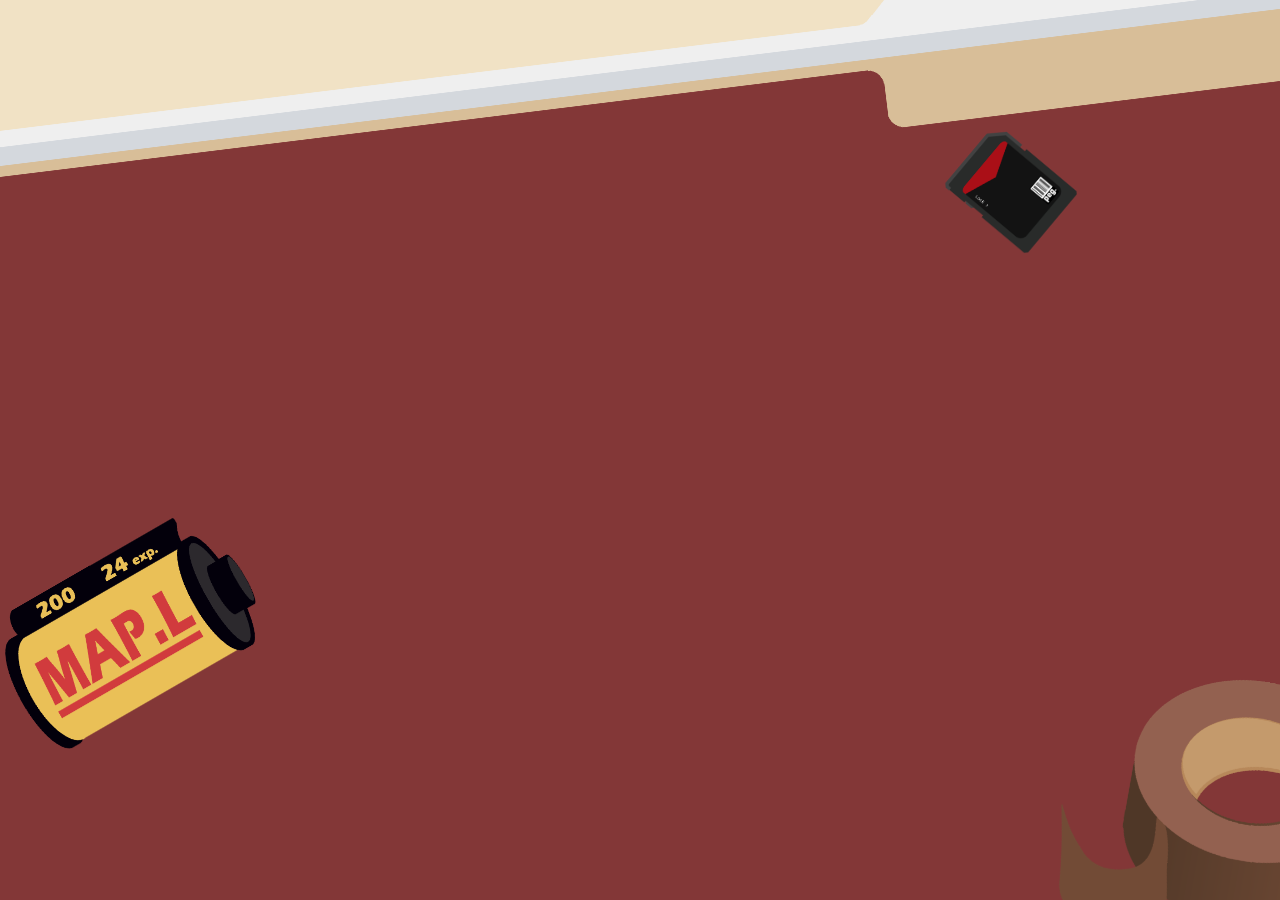
<file: Index.html>
<!DOCTYPE html>
<html lang="en">
<head>
  <meta name="viewport" content="width=device-width, initial-scale=1.0">
  <title>My Portfolio</title>
  <link rel="stylesheet" href="style.css">
  <link rel="icon" type="image/x-icon" href="images/LOGO.png">
</head>


<body class="WRAPPER">
  <div class="container">
  <a href="About.html">
      <div class="letter"></div>
  </a>
      <div class="FOLDER"></div>
      <div class="SD"></div>
      <div class="FILM"></div>
      <div class="TAPE"></div>
</body>

</div>

</html>
</file>
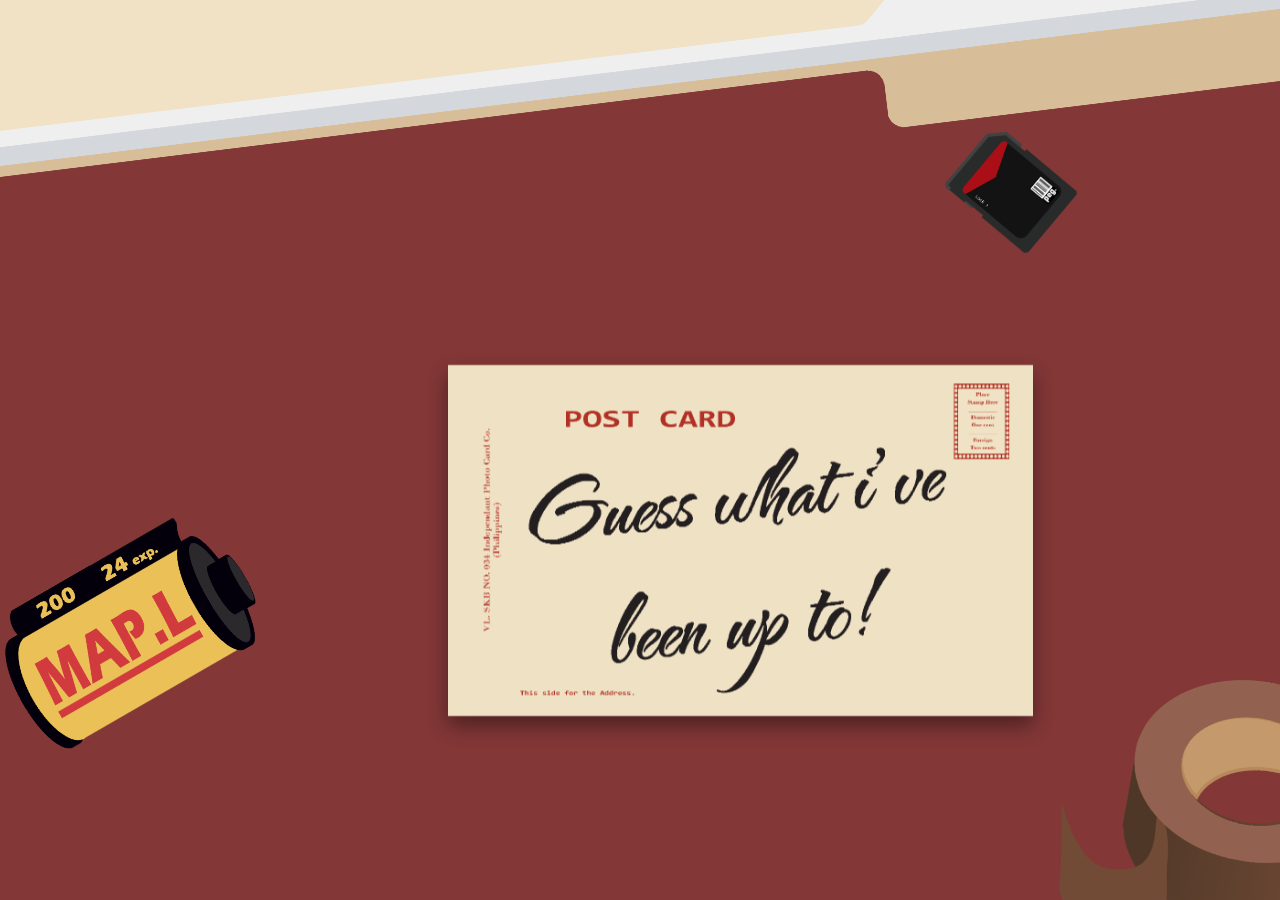
<file: index.html>
<!DOCTYPE html>
<html lang="en">
<head>
  <meta name="viewport" content="width=device-width, initial-scale=1.0">
  <title>My Portfolio</title>
  <link rel="stylesheet" href="style.css">
  <link rel="icon" type="image/x-icon" href="images/LOGO.png">
</head>


    <a href="About.html">
      <div class="FOLDER"></div>
      <div class="SD hover"></div>
      <div class="FILM hover"></div>
      <div class="TAPE hover"></div>



<div class="flippy">
  <div class="card">
    <div class="front"></div>
    <div class="back"></div>
  </div>
</div>
  
  </a>

</html>
</file>
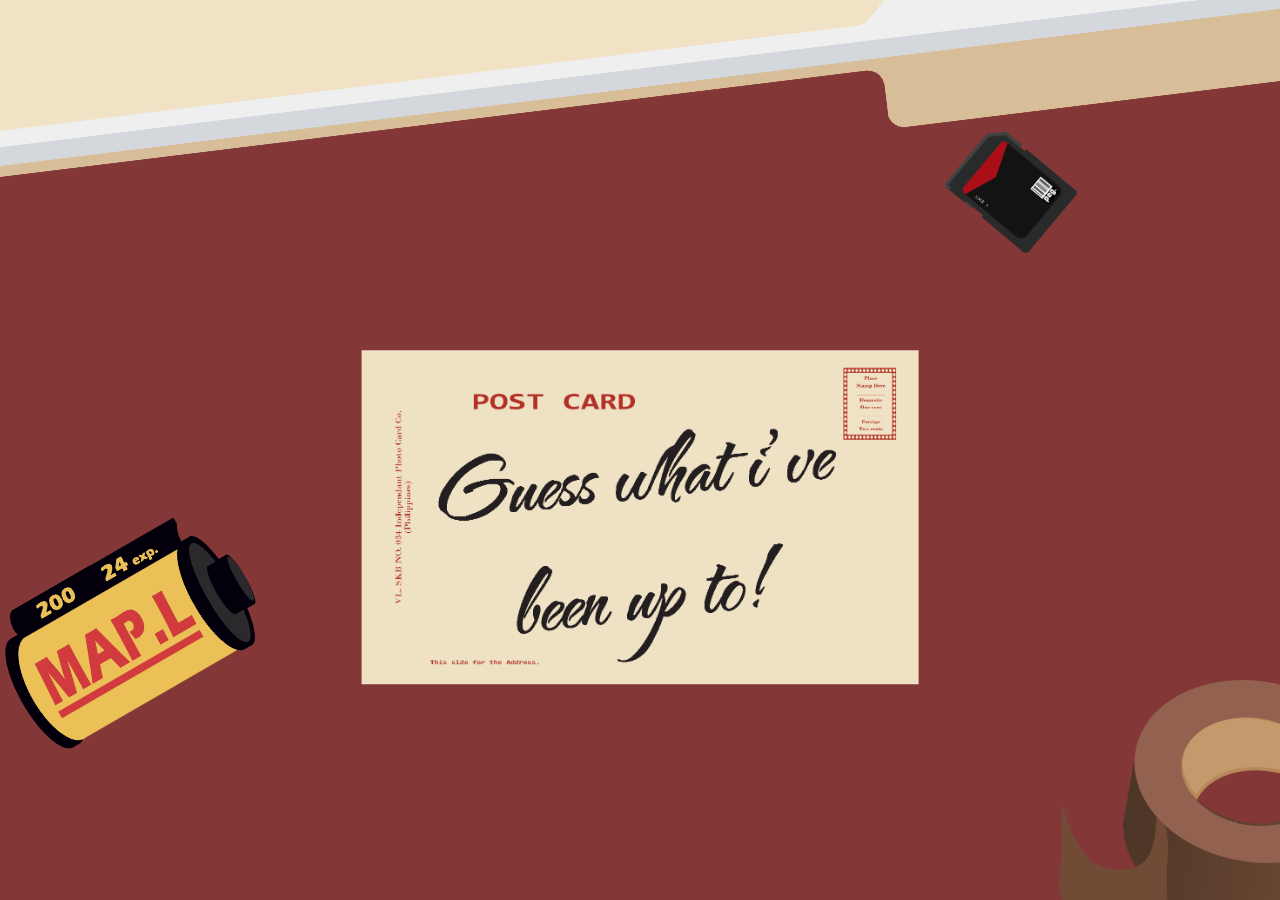
<file: Roa_Patricia_Portfolio copy/Index.html>
<!DOCTYPE html>
<html lang="en">
<head>
  <meta name="viewport" content="width=device-width, initial-scale=1.0">
  <title>My Portfolio</title>
  <link rel="stylesheet" href="style.css">
  <link rel="icon" type="image/x-icon" href="images/LOGO.png">
</head>


<body>
  <div class="container">
  <a href="About.html">
      <div class="letter"></div>
  </a>
      <div class="FOLDER"></div>
      <div class="SD"></div>
      <div class="FILM"></div>
      <div class="TAPE"></div>
</body>

</div>

</html>
</file>
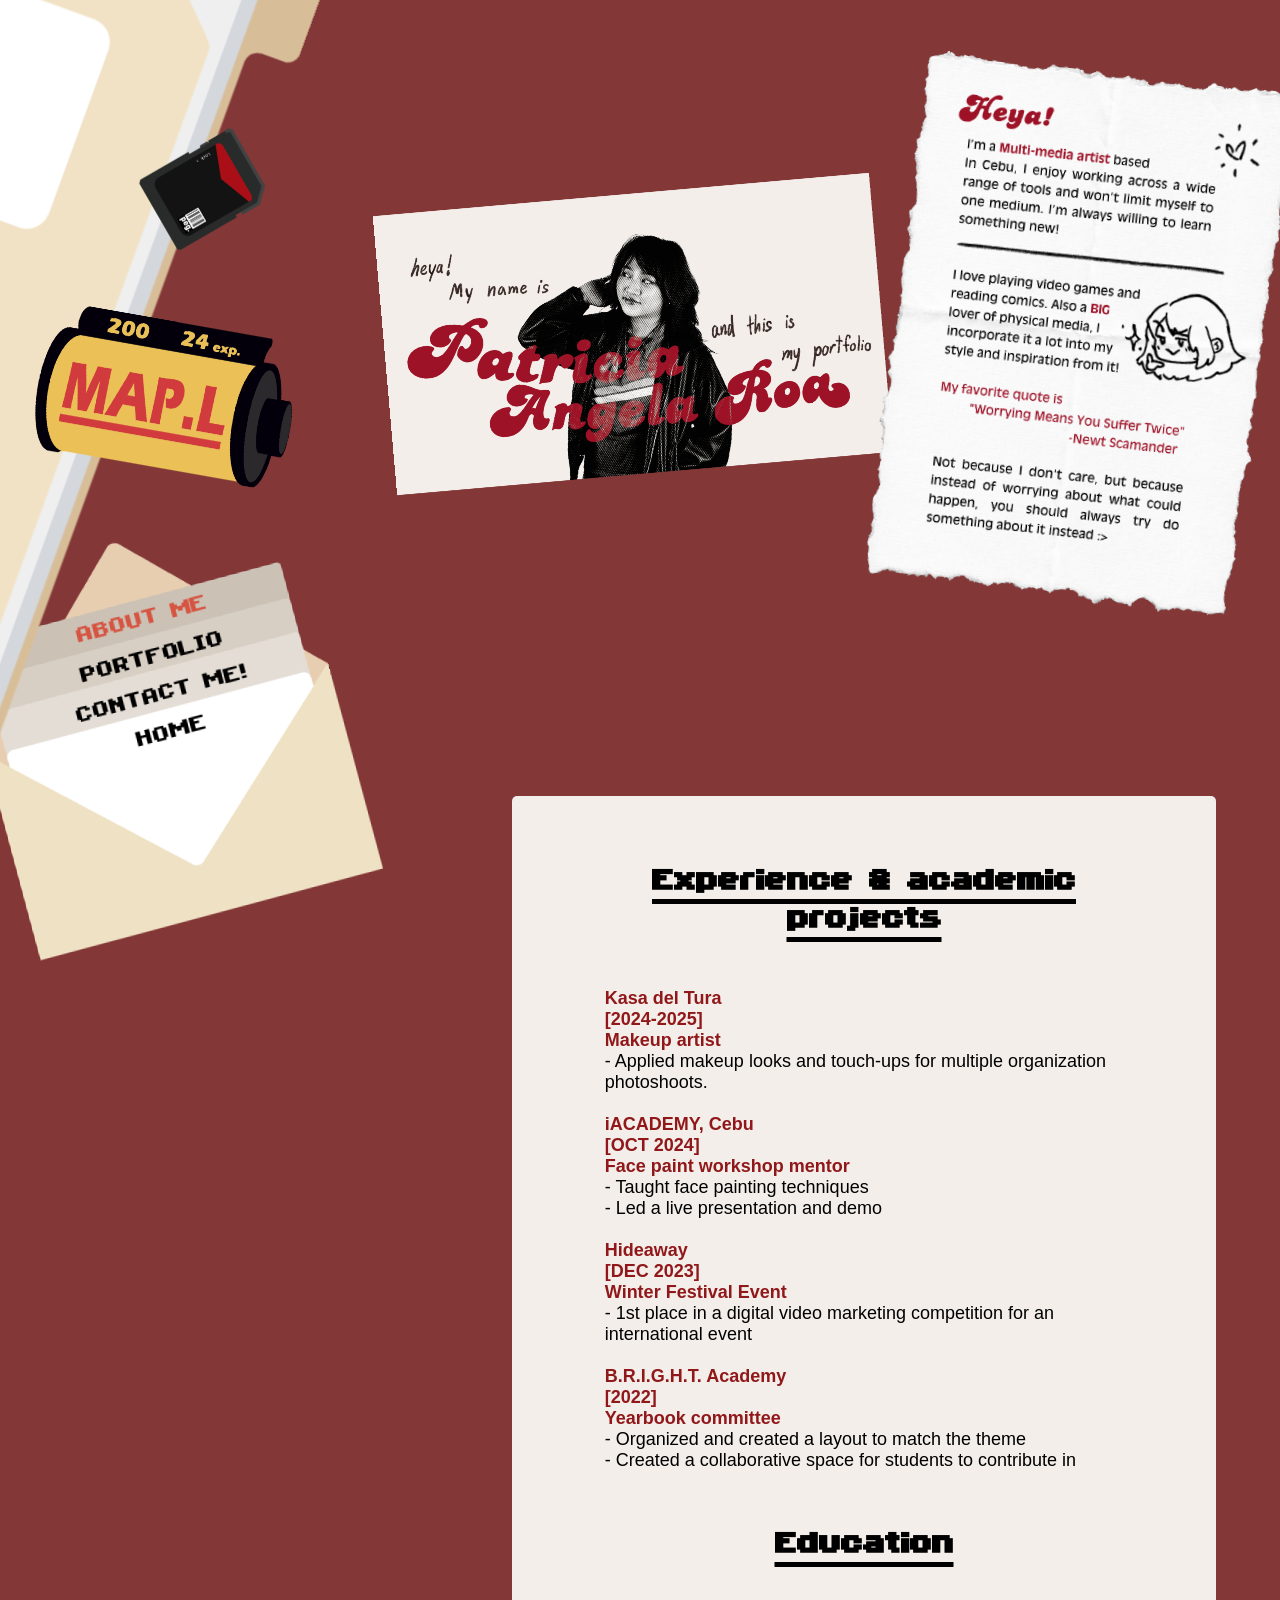
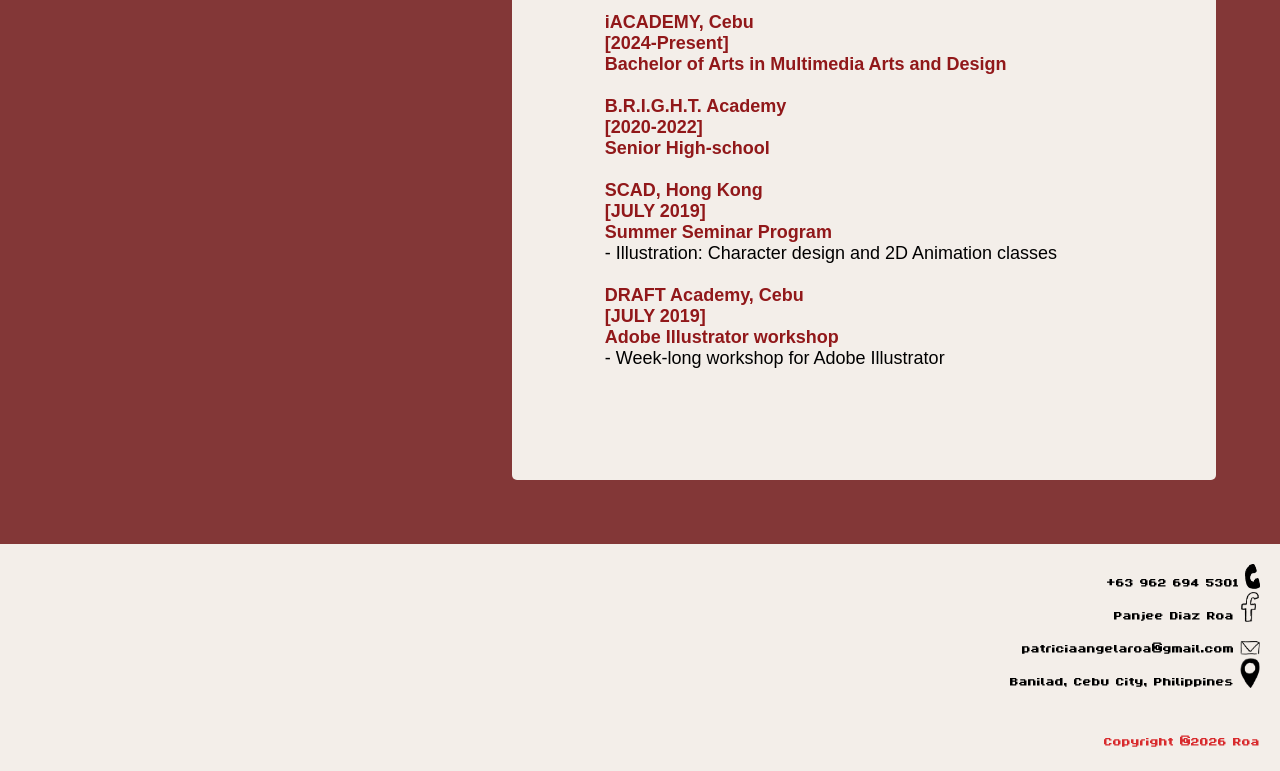
<file: About.html>
<!DOCTYPE html>
<html lang="en">
<head>
  <meta name="viewport" content="width=device-width, initial-scale=1.0">
  <title> My Portfolio: About Me </title>
  <link rel="stylesheet" href="style.css">
  <link rel="icon" type="image/x-icon" href="images/LOGO.png">
</head>

<body>
<div class="MENU_WRAPPER">
  <div class="LETTER_MENU"></div>
  <div class="NAV_TEXT">
    <ul>
      <li><a href="About.html" class="PAGE">ABOUT ME</a></li>
      <li><a href="Portfolio.html">PORTFOLIO</a></li>
      <li><a href="Contact.html">CONTACT ME!</a></li>
      <li><a href="index.html">HOME</a></li>
    </ul>
  </div></div>

      <div class="FOLDER_BG"></div>
      <div class="SD_BG hover"></div>
      <div class="FILM_BG hover"></div>

    <div class="ABOUT">
      <div class="ME hover"></div>
      <div class="ABOUTME hover">

      </div>

    </div>

<section class="PORTFOLIO" style="margin-top: 10%;">
          <h2 style="text-align: center;"><u>Experience & academic projects</u></h2>
          <p class="EXPTEXT">
          <b>Kasa del Tura <br>[2024-2025]<br>
          Makeup artist</b><br>
          - Applied makeup looks and touch-ups for multiple organization photoshoots. <br><br>
          
          <b>iACADEMY, Cebu <br>[OCT 2024] <br>
          Face paint workshop mentor</b><br>
          - Taught face painting techniques<br>
          - Led a live presentation and demo<br><br>

          <b> Hideaway <br>[DEC 2023]<br>
          Winter Festival Event</b><br>
          - 1st place in a digital video marketing competition for an international event<br><br>
          
          <b>B.R.I.G.H.T. Academy <br>[2022]<br>
          Yearbook committee</b><br>
          - Organized and created a layout to match the theme<br>
          - Created a collaborative space for students to contribute in<br>
          </p>

          <h2 style="text-align: center;"><u>Education</u></h2>
          <p class="EXPTEXT">
        
          <b>iACADEMY, Cebu <br>[2024-Present] <br>
          Bachelor of Arts in Multimedia Arts and Design</b><br><br>

          <b>B.R.I.G.H.T. Academy <br>[2020-2022]<br>
          Senior High-school</b><br><br>

          <b>SCAD, Hong Kong <br>[JULY 2019]<br>
          Summer Seminar Program</b><br>
          - Illustration: Character design and 2D Animation classes<br><br>
          
          <b>DRAFT Academy, Cebu <br>[JULY 2019]<br>
          Adobe Illustrator workshop</b><br>
          - Week-long workshop for Adobe Illustrator<br>



        </p>
        </div>

</section>

<footer>      
  <div= class="footer">
          +63 962 694 5301 <img class="phone " src="images/LOGO/PHONE.png"><br>
          Panjee Diaz Roa <img class="logo" src="images/LOGO/FB.png"> <br>
          patriciaangelaroa@gmail.com <img class="logo" src="images/LOGO/MAIL.png"><br>
          Banilad, Cebu City, Philippines <img class="logo" src="images/LOGO/LOCATION.png"> <br>
          </p></div>
      <div class="footerr"><br>
        Copyright @2026 Roa
      </div>
    </footer>
</body>
</html>
</file>
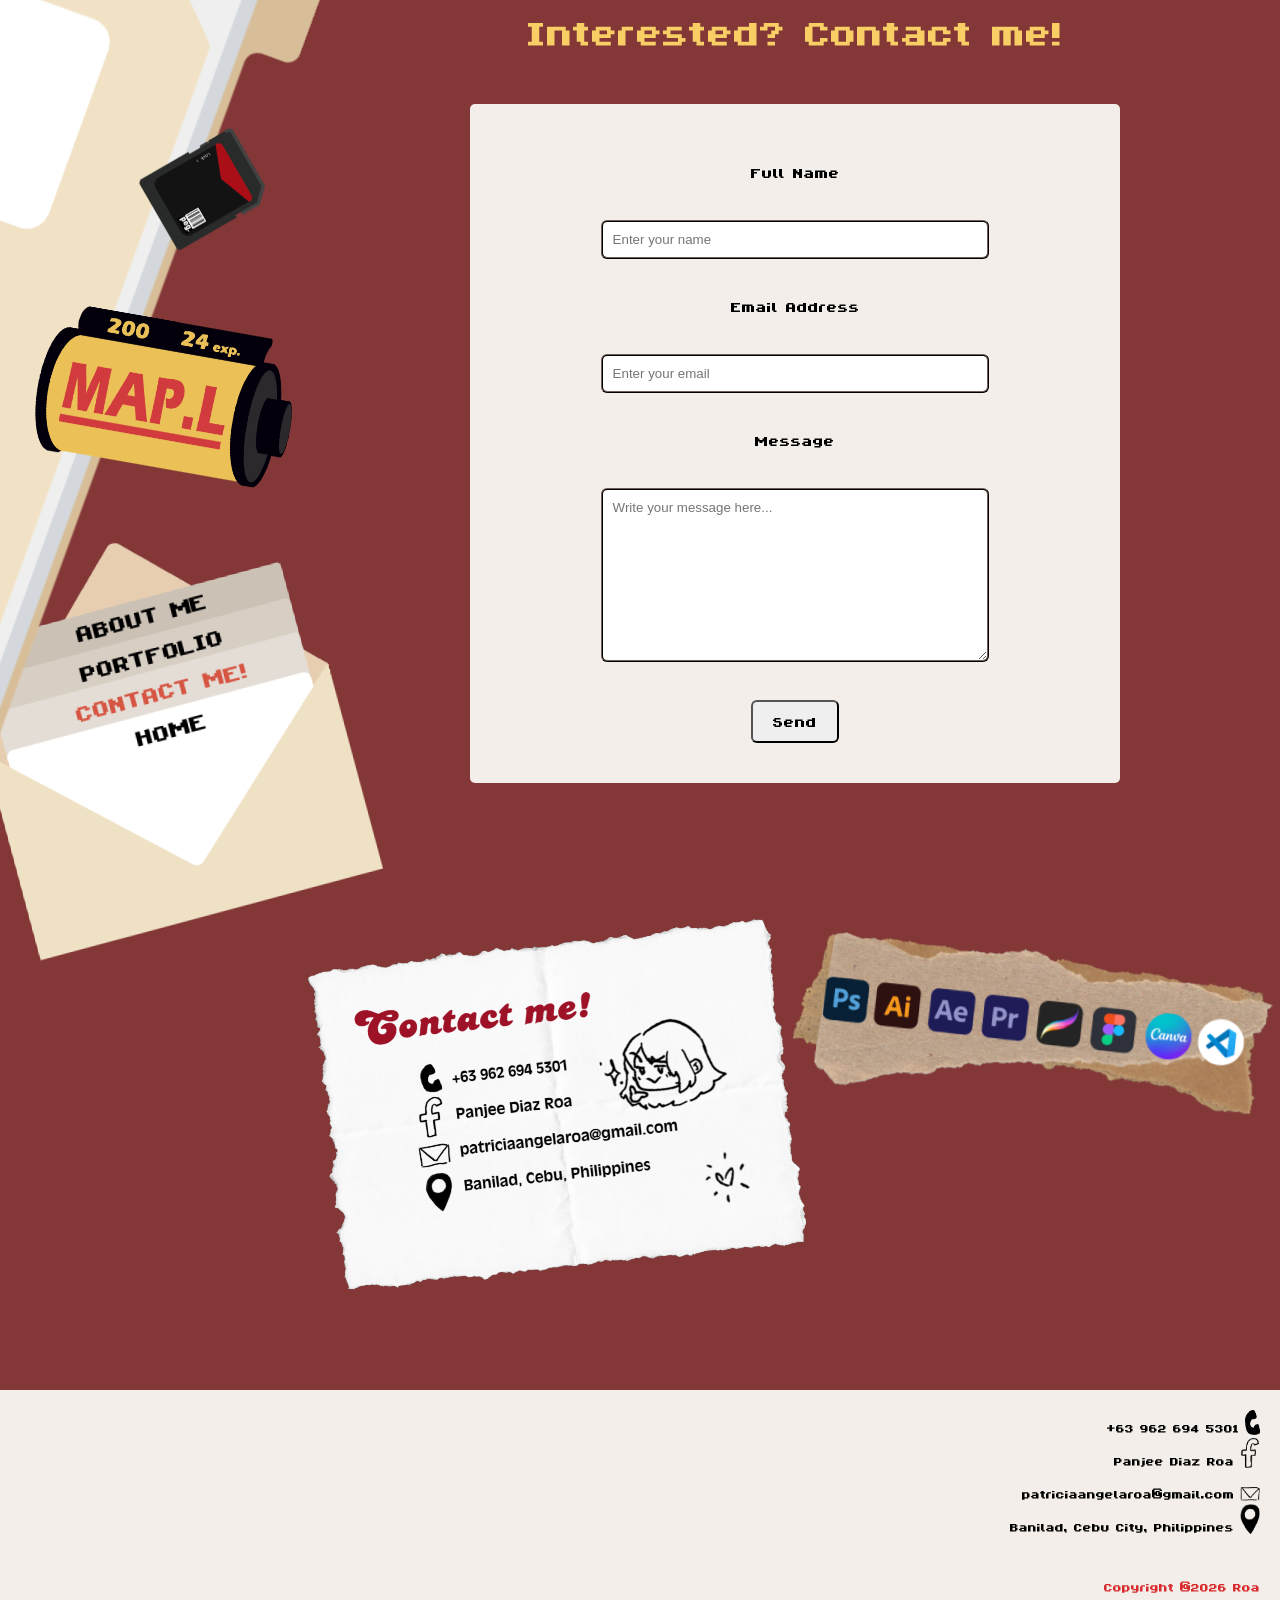
<file: Contact.html>
<!DOCTYPE html>
<html lang="en">
<head>
  <meta name="viewport" content="width=device-width, initial-scale=1.0">
  <title> My Portfolio: Contact Info </title>
  <link rel="stylesheet" href="style.css">
  <link rel="icon" type="image/x-icon" href="images/LOGO.png">
</head>

<body></body>
<div class="MENU_WRAPPER">
  <div class="LETTER_MENU"></div>
  <div class="NAV_TEXT">
    <ul>
      <li><a href="About.html">ABOUT ME</a></li>
      <li><a href="Portfolio.html">PORTFOLIO</a></li>
      <li><a href="Contact.html" class="PAGE">CONTACT ME!</a></li>
      <li><a href="index.html">HOME</a></li>
    </ul>
  </div></div>

        <div class="FOLDER_BG"></div>
      <div class="SD_BG hover"></div>
      <div class="FILM_BG hover"></div>


<div class="CONTACTPAGE">
<div class="TITLE style" style=" color: #f8ce65; font-size: clamp(60px, 2vw, 20px);"> Interested? Contact me!</div>
<div class="CONTACT">

      <form class="contact-form">
         <br><label for="name">Full Name</label> <br> <br>
        <input type="text" id="name" name="name" placeholder="Enter your name" required><br>
        <br>
        <label for="email">Email Address</label> <br> <br>
        <input type="email" id="email" name="email" placeholder="Enter your email" required><br>
        <br>
        <label for="message">Message</label> <br> <br>
        <textarea id="message" name="message" placeholder="Write your message here..." required></textarea><br>
        <br>
        <button type="submit" class="btn">Send</button>
      </form>
</center>
</div>

<div class="PICS">
<div class="CONTACTME hover">
</div>
<div class="APPS hover"></div>
</div>
</div>


<footer>      
  <div= class="footer">
          +63 962 694 5301 <img class="phone" src="images/LOGO/PHONE.png"><br>
          Panjee Diaz Roa <img src="images/LOGO/FB.png"> <br>
          patriciaangelaroa@gmail.com <img src="images/LOGO/MAIL.png"><br>
          Banilad, Cebu City, Philippines <img src="images/LOGO/LOCATION.png"> <br>
          </p></div>
      <div class="footerr"><br>
       Copyright @2026 Roa
      </div>
    </footer>
</html>
</file>
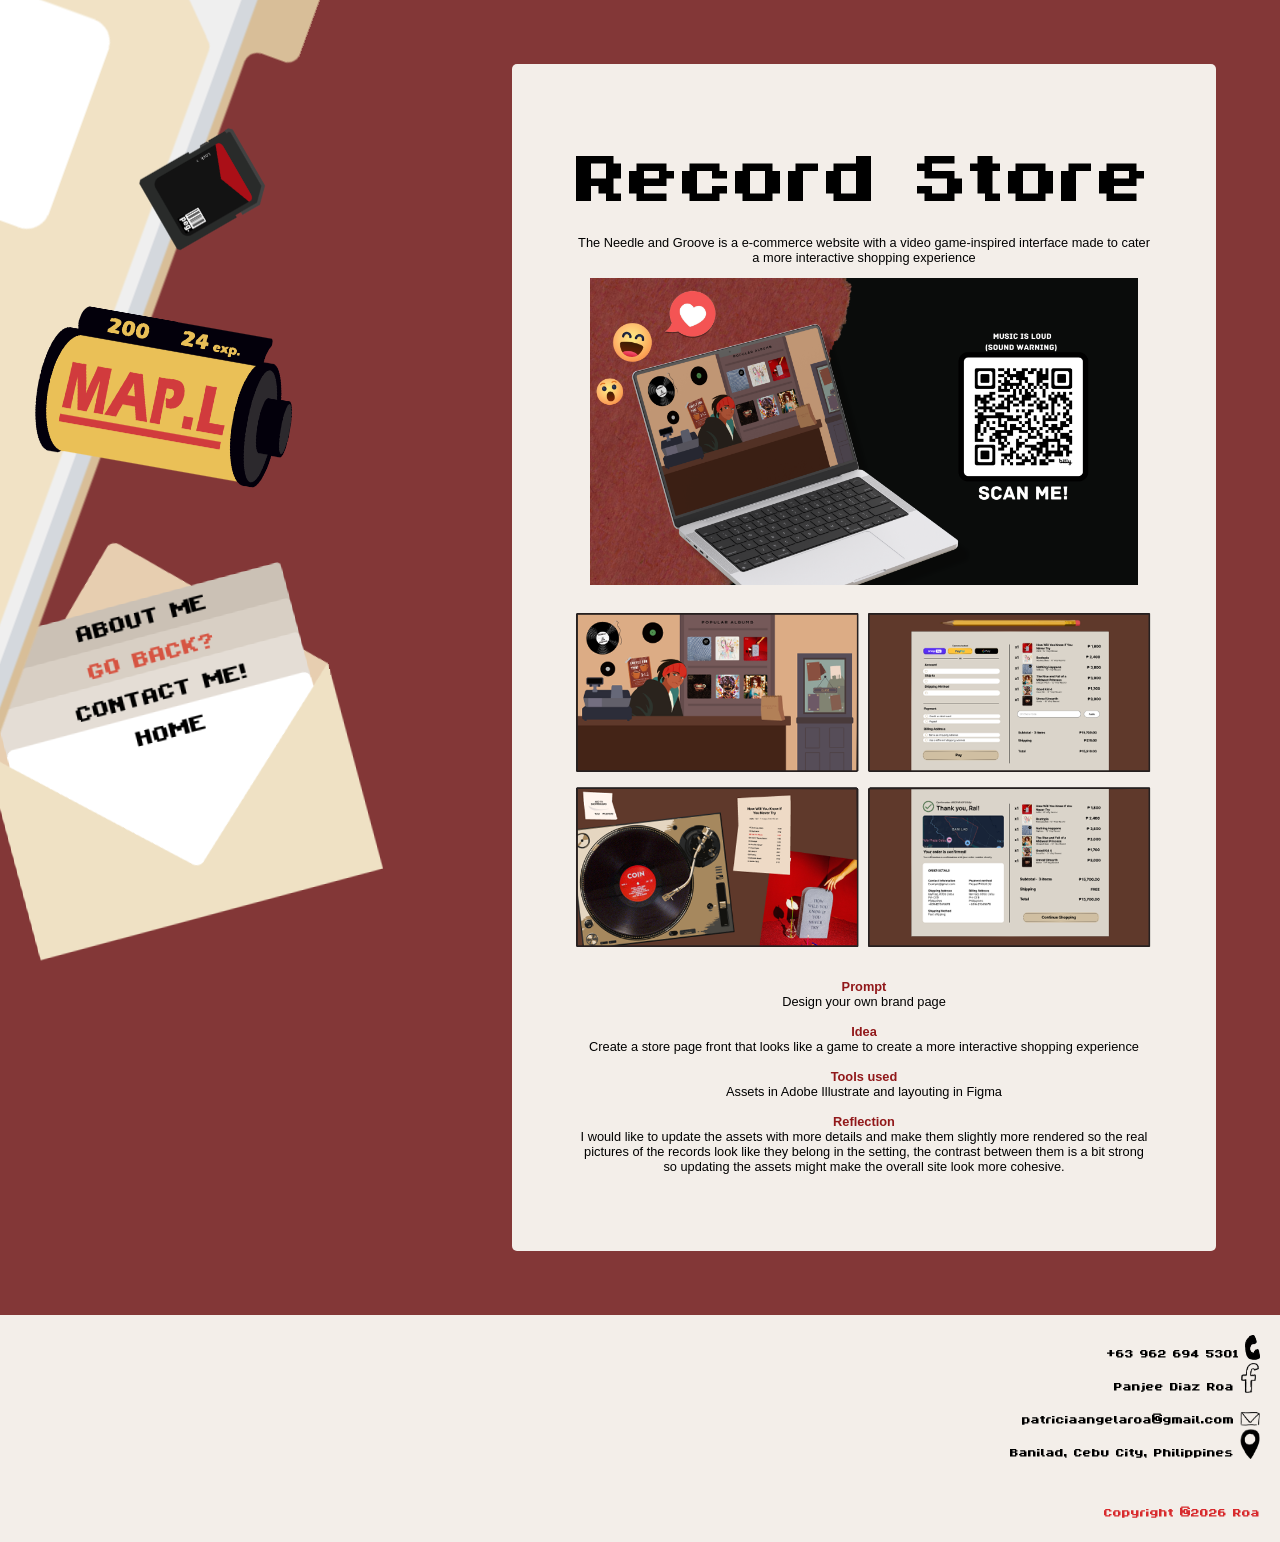
<file: works/project_3.html>
<!DOCTYPE html>
<html lang="en">
<head>
  <meta name="viewport" content="width=device-width, initial-scale=1.0">
  <title> My Portfolio: Record Store </title>
  <link rel="stylesheet" href="../style.css">
  <link rel="icon" type="image/x-icon" href="images/LOGO.png">
</head>

<div class="container"></div>
<div class="MENU_WRAPPER">
  <div class="LETTER_MENU"></div>
  <div class="NAV_TEXT">
    <ul>
      <li><a href="../About.html">ABOUT ME</a></li>
      <li><a href="../Portfolio.html" class="PAGE">GO BACK?</a></li>
      <li><a href="../Contact.html">CONTACT ME!</a></li>
      <li><a href="../index.html">HOME</a></li>
    </ul>
  </div></div>

        <div class="FOLDER_BG"></div>
      <div class="SD_BG hover"></div>
      <div class="FILM_BG hover"></div>



<section class="PORTFOLIO">
      <div class="project record">
        <div class="TITLE style"><a href= "../Portfolio.html">
            Record Store
        </a></div>

    <p class="h2">
      The Needle and Groove is a e-commerce website 
      with a video game-inspired interface made to
      cater a more interactive shopping experience
    </p>
    <div class="image" style="width: 95%;">
          <img src="../images/LAPTOP.png">
    </div>
    <br><br>
    <div class="image">
          <img src="../images/RECORD.png">
    </div>
        <p class="h2"><br>
  
    <b>Prompt
    </b><br>
    Design your own brand page
    <br><br>

    <b>Idea
    </b><br>
    Create a store page front that looks like a game to create a more interactive
    shopping experience
    <br><br>

    <b>Tools used
    </b><br>
    Assets in Adobe Illustrate and layouting in Figma
    <br><br>

    <b>Reflection
    </b><br>
    I would like to update the assets with more details and
    make them slightly more rendered so the real pictures
    of the records look like they belong in the setting, the contrast between
    them is a bit strong so updating the assets might make the overall
    site look more cohesive.
 
    </p>
  </div>

</section>

<footer>      
  <div= class="footer">
          +63 962 694 5301 <img class="phone" src="../images/LOGO/PHONE.png"><br>
          Panjee Diaz Roa <img src="../images/LOGO/FB.png"> <br>
          patriciaangelaroa@gmail.com <img src="../images/LOGO/MAIL.png"><br>
          Banilad, Cebu City, Philippines <img src="../images/LOGO/LOCATION.png"> <br>
          </p></div>
      <div class="footerr"><br>
        Copyright @2026 Roa
      </div>
    </footer>
</html>
</file>
<file: style.css>
/* General Styling */
body{
  background-color:#833737 ;
  font-family: "ByteBounce"; 
  margin: 0;
  overflow-x: hidden; 
 }


@font-face {
  font-family: ByteBounce;
  src: url(fonts/ByteBounce.ttf);
}




/* NAVIGATION */
b{
  color:#91181a;
}

ul {
  list-style-type: none;
}

a {
  display: inline-block;
  text-decoration: none;
  color: black;
  text-align: center;
}

a.PAGE{
color: #d65442;
}


a:hover{
  color: #d65442;
  cursor: grab;
}

/*NAVIGATION N BG STUFF*/

.MENU_WRAPPER {
  position: fixed;
  left: -20%;
  top: 60%;
  width: 60vw;
  transform: rotate(-10deg);
}

.LETTER_MENU, .SD_BG, .FILM_BG, .FOLDER_BG{
  background-size: contain;
  background-repeat: no-repeat;
  background-position: center;
}

.LETTER_MENU {
  background-image: url("images/OPEN_LETTER.png");
  position: fixed;
  left: 25%;
  width: 50%;
  aspect-ratio: 1 / 1;
  transform: rotate(-5deg);
}

.NAV_TEXT{
  position: fixed;
  left: 8%;
  padding-top: 3%;
  width: 80%;
  font-size: 3vw;
  line-height: 1;
  text-align: center;
  align-items: center;
  transform: rotate(-5deg);
}

.FOLDER_BG{
  background-image: url("images/FOLDER.png");
  position: fixed;
  top: -40%;
  left: -65%;
  transform: rotate(-70deg);
  width: 100%;
  height: 100%;
}

.FILM_BG{
  background-image: url("images/FILM.png");
  position: fixed;
  top: 34%;
  left: 3%;
  transform: rotate(10deg);
  width: 20%;
  height: 20%;
}

.SD_BG{
  background-image: url("images/SD.png");
  position: fixed;
  top: 15%;
  left: 10%;
  transform: rotate(60deg);
  width: 12%;
  height: 12%;
}

/*letter flipping*/
.flippy{
  width: 65vh;
  height: 80%;
  top: 20%;
  left: 35%;
  position: absolute;
  filter: drop-shadow(0 10px 10px rgba(0, 0, 0, 0.4));
}

.flip-target{
  width: 100%;
  height: 100%;
  transition: transform 0.6s ease;
  background-size: contain;
  background-repeat: no-repeat;
  background-position: center; 
}

.card {
  transform-style: preserve-3d;
  width: 100%;
  height: 100%;
  transition: transform 0.6s ease;
}

.flippy:hover .card {
  transform: rotateY(180deg);
}

.front,
.back {
  position: absolute;
  width: 100%;
  height: 100%;
  backface-visibility: hidden;
  background-size: contain;
  background-repeat: no-repeat;
  background-position: center;
}

.front{
   background-image: url("images/LETTER_BACK.png");

  }

.back {
  background-image: url("images/LETTER_FRONT.png");
  transform: rotateY(180deg);
}

/*BG STUFF*/

.SD{
  background-image: url("images/SD.png");
  position: fixed;
  top: 15%;
  left: 73%;
  transform: rotate(-50deg);
  width: 12%;
  height: 12%;
  background-size: contain;
  background-repeat: no-repeat;
  background-position: center;
}

.FILM{
  background-image: url("images/FILM.png");
  position: fixed;
  top: 60%;
  right: 80%;
  transform: rotate(-30deg);
  width: 20%;
  height: 20%;
  background-size: contain;
  background-repeat: no-repeat;
  background-position: center;
}

.TAPE{
  background-image: url("images/TAPE.png");
  position: fixed;
  top: 75%;
  left: 80%;
  transform: rotate(10deg);
  width: 30%;
  height: 30%;
  background-size: contain;
  background-repeat: no-repeat;
  background-position: center;
}

.FOLDER{
  background-image: url("images/FOLDERSHORT.png");
  position: fixed;
  align-items: center;
  bottom: 40%;
  left: -10%;
  transform: rotate(-7deg);
  width: 120%;
  height: 120%;
  background-size: contain;
  background-repeat: no-repeat;
  background-position: center;
}

/* Footer*/
footer{
  background-color: #f3eee9; 
  flex-direction: column;
  align-items: right;
  text-align: right;
  display: flex;
  padding: 20px;
  line-height: 20px;
  z-index: 2;
}

.footer {
  font-size: 20px;
}

.footerr{
  font-size: 20px;
  color: #d82a2d;
}

img{
  height: 30px;
  width: 20px;
}

img.phone{
  height: 25px;
  width: 15px;
}

img.logo:hover{
  transform: scale(1.25);
  transition: all 0.9s cubic-bezier(0.68, -0.55, 0.265, 1.55);

}

/* About */



.ABOUT{
  display: flex;
  justify-content: center;
  align-items: center;
  padding-top: 5%;
  padding-bottom: 5%;
  padding-left: 30%;
}


.ME, .ABOUTME{
 display: flex;
  gap: 10px;
  background-size: contain;
  background-repeat: no-repeat;
  background-position: center;
}

.ME{
  background-image: url("images/ME.png") ;
  transform: rotate(-5deg);
  width: 100%;
  height: 40vh;
  min-height: 200px ;
}

.ABOUTME{
  background-image: url("images/ABOUT.png");
  border-radius: 0.5px;
  transform: rotate(5deg);
  width: 80%;
  min-height: 120px ;
  height: 60vh;
}

.EXP{
  background-color: #f3eee9;
  width: 100vh;
  height: 100%;
  border-radius: 5px;
  z-index: 1;
}

p.EXPTEXT{
  padding: 5%;
  font-size: 18px;
  font-family: Helvetica;
}

/* Contact Info */
.contact-form{
  width: 80%;
  border-radius: 10px;
  display: flex;
  flex-direction: column;
  align-items: center;
  justify-content: center;
  margin: 0 auto;
  font-size: clamp(20px, 2vw, 24px);
}

.btn {
  padding: 10px 20px;
  border-radius: 6px;
  font-family: "ByteBounce";
  font-size: clamp(16px, 2vw, 24px)
}

.btn:hover {
  background-color:  #f8ce65;
  color: #d82a2d;
}

textarea, input {
  padding: 10px;
  border-radius: 6px;
  outline: none;
  width: 80%;
  margin: 0 auto;
  border: 2px ridge #1d1817;
  font-family: Helvetica;
}

input:hover , textarea:hover{
  border: #d65442;
  border-style: solid;
  color: #d65442;
}

textarea {
  min-height: 150px;
  resize: vertical;
}


.CONTACTPAGE{
  display: flex;
  justify-content: center;
  align-items: center;
  flex-direction: column;
  height: 100%;
  padding-top: 0;
  padding: 10px;
  padding-left: 25%;
}

.CONTACTINFO{
  padding-top: 40%;
}

.CONTACT {
  background-color: #f3eee9;
  display: flex;
  justify-content: center;
  align-items: center;
  flex-direction: column;
  border-radius: 5px;
  min-height: 60vh;
  width: 60%;
  max-width: 60%;
  padding: 40px;
  margin: 5%;
}

.APPS, .CONTACTME{
 display: flex;
  gap: 10px;
  background-size: contain;
  background-repeat: no-repeat;
  background-position: center;
}

  .CONTACTME{
  background-image: url("images/CONTACTME.png") ;
  width: 100%;
  height: 40vh;
  max-height: 600px;
  position: relative;
  transform: rotate(-5deg);
}

.APPS{
  background-image: url("images/APPS.png");
  width: 100%;
  height: 40vh;
  max-height: 200px;
  position: relative;
  transform: rotate(5deg);
}

.PICS{
  width: 100%;
  display: flex;
  margin-bottom: 0;
  margin: 10%;

}

.hover:hover {
  transform: scale(1.05);
  transition: all 0.9s cubic-bezier(0.68, -0.55, 0.265, 1.55);
}


/* Socials */

.SOCIALS {
  position: fixed;
  top: 15%;
  left: 82%;
}

.social-nav {
  display: flex;
  position: absolute;
  top: 50%;
  left: 50%;
  transform: translate(-50%, -50%);
}

.social-nav li.nav {
  list-style: none;
}

.social-nav li a {
  width: 50px;
  height: 50px;
  background-color: #ffffff;
  align-items: center;
  justify-content: center;
  font-size: 25px;
  margin: 0 10px;
  display: flex;
  border-radius: 50%;
  position: relative;
  overflow: hidden;
  border: 3px solid #fff;
}




/* Icon */
.social-nav li a .icon {
  position: relative;
  color: #262626;
  transition: .5s;
}

.social-nav li a:hover .icon {
  color: #fff;
  transform: rotateY(360deg);
}


.social-nav li a::before {
  content: "";
  position: absolute;
  top: 100%;
  left: 0;
  width: 100%;
  height: 100%;
  background: #d65442;
  transition: .5s;
}

.social-nav li a:hover::before {
  top: 0;
}

ul li:nth-child(1) a:before{
  background: #f8ce65;
}

ul li:nth-child(2) a:before{
  background: #d65442;
}

ul li:nth-child(3) a:before {
  background: #833737;
}

ul li:nth-child(4) a:before {
  background:  #262626;
}







/* Portfolio */

.TITLE{
  font-size: 120px;
  text-align: center;
  align-items: center;
  color: #f8ce65;
}

section.PORTFOLIO{
 background-color: #f3eee9;
  padding: 5%;
  border-radius: 5px;
  display: flex;
  flex-direction: column;
  gap:5px;
  max-width: 800px;
  margin: 5%;
  margin-left: 40%;
  margin-top: 5%;
  
  overflow-x: hidden;
}

.project {
  display: flex;
  align-items: center;
  justify-content: space-between;
  gap: 5%;
}

.project .text {
  flex: 1;
}

.project .image {
  flex: 1;
}

.project img {
  width: 100%;
  height: auto;
  object-fit: cover;
}


.project video {
  width: 100%;
  height: auto;
  object-fit: cover;
}

.project.maharlika,
.project.record,
.project.sod {
  flex-direction: column;
  align-items: center;
  text-align: center;
}

mark.PORT{
 font-size: 70px;
 background-color: #f3eee9;
}

h2{
  font-size: clamp(50px, 1vw, 60px);
  margin: 0%;
}

p.h2{
  font-size: clamp(12px, 1vw, 16px);
  font-family: Helvetica;
}

.TITLE.style{
  color: #d65442;
  font-size: clamp(120px, 2vw, 120px);
}











/*TABLET MEDIA STUFFS*/
@media (max-width: 768px) {

html , body{
    overflow-x: hidden !important;
    margin: 0;
}
  

/*PHONE NAVIGATION*/
.NAV_TEXT{
  left: 7%;
  padding-top: 3%;
  font-size: 5vw;
  z-index: 99;
}

.MENU_WRAPPER {
  top: 75%;
  left: -40%;
  width: 100vw;
}

/*BG IMGS*/
.FILM_BG{
  top: 55%;
  left: 3%;
  width: 25%;
}

.SD_BG{
  top: 35%;
  left: 13%;
  width: 8%;
}

/*letter*/
.card {
  transform-style: preserve-3d;
  width: 80%;
  height: 80%;
  transition: transform 0.6s ease;
}

.front,
.back {
  width: 100%;
  height: 100%;
}

.flippy{
  top: 50%;
  left: 60%;
  width: 50vh;
  height: 60%;
  transform: translate(-50%, -50%);
}

/*CONTACT ME tablet*/
.PICS{
  flex-direction: column;
}

/*EXP*/

p.EXPTEXT{
  font-size: 16px;
  text-align: right;
}

.TITLE.style{
  color: #d65442;
  font-size: 90px;
}
.ABOUT{
  flex-direction: column;
  padding-left: 25%;
}

.ME{
  width: 80%;
}

}


/*PHONE MEDIA STUFFS*/
@media (max-width: 468px) {

html , body{
    overflow-x: hidden !important;
    margin: 0;
}
  
/*PHONE NAVIGATION*/
.NAV_TEXT{
  left: 7%;
  padding-top: 3%;
  font-size: 5vw;
}

.MENU_WRAPPER {
  top: 85%;
  left: -40%;
  width: 100vw;
}

/*BG IMGS*/
.FILM_BG{
  top: 55%;
  left: 3%;
  width: 25%;
}

.SD_BG{
  top: 35%;
  left: 13%;
  width: 8%;

}

.HIDE{
 display: none;
}
/*letter*/
.front,
.back {
  width: 100%;
  height: 100%;
}

.flippy{
  top: 50%;
  left: 50%;
  width: 25vh;
  height: 40%;
  position: absolute;
  transform: translate(-50%, -50%);
}

.card {
  transform-style: preserve-3d;
  width: 100%;
  height: 100%;
  transition: transform 0.6s ease;
}

.SD{
  top: 10%;
  left: 60%;
  transform: rotate(-50deg);
  width: 12%;
  height: 12%;
}

.FILM{
  top: 60%;
  right: 70%;
  transform: rotate(-30deg);
  width: 30%;
  height: 30%;
}

.TAPE{
  top: 70%;
  left: 60%;
  transform: rotate(10deg);
  width: 40%;
  height: 40%;
}

.FOLDER{
  bottom: 40%;
  left: -10%;
  transform: rotate(-7deg);
  width: 120%;
  height: 120%;
}

/*CONTACT ME tablet*/
.PICS{
  flex-direction: column;
}


.footer {
  font-size: 18px;
}

.footerr{
  font-size: 18px;
  color: #d82a2d;
}

/*EXP*/
.EXP{
  width: 40vh;
  height: 120vh;
  padding: 5%;
  margin-left: 0%;
  margin-bottom: 80vh;
}

p.EXPTEXT{
  font-size: 16px;
  text-align: right;
}


.TITLE.style{
  font-size: 40px;
}

.ABOUT{
  flex-direction: column;
  overflow-x: hidden !important;
  padding-left: 10%;
}

.ME{
  width: 90%;
}

.ABOUTME{
  width: 80%;
  height: 50vh;
  margin-left: 1%;
}

h2{
  font-size: clamp(30px, 1vw, 60px);
  margin: 0%;
}

p.h2{
  font-size: clamp(10px, 1vw, 10px);
  font-family: Helvetica;
}

section.PORTFOLIO{
  margin-left: 10%;
}


}
</file>
<file: Roa_Patricia_Portfolio copy/style.css>
/* General Styling */
body{
  background-color:#833737 ;
  font-family: "ByteBounce";
}

@font-face {
  font-family: ByteBounce;
  src: url(fonts/ByteBounce.ttf);
}

/* NAVIGATION */
ul {
  list-style-type: none;
}

a {
  display: inline-block;
  text-decoration: none;
  font-size: 3.5em;
  color: black;
  text-align: center;
}

a.PAGE{
color: #d65442;
}


a:hover{
  color: #d65442;
  cursor: grab;
}

nav{
  text-align: center;
  line-height: 250%;
}

.NAV_TEXT{
  position: fixed;
  bottom: 11%;
  left: -6%;
  width: 30%;
  height: 30%;
  transform: rotate(-10deg);
  z-index: 1;
}

.LETTER_MENU {
  background-image: url("images/OPEN_LETTER.png");
  position: fixed;
  bottom: 20%;
  left: -20%;
  width: 60%;
  height: 60%;
  transform: rotate(-10deg);
  background-size: contain;
  background-repeat: no-repeat;
  background-position: center;
  z-index: 1;
}

.FOLDER_BG{
  background-image: url("images/FOLDER.png");
  position: fixed;
  top: -40%;
  left: -65%;
  transform: rotate(-70deg);
  width: 100%;
  height: 100%;
  background-size: contain;
  background-repeat: no-repeat;
  background-position: center;
}

.FILM_BG{
  background-image: url("images/FILM.png");
  position: fixed;
  top: 34%;
  left: 3%;
  transform: rotate(10deg);
  width: 20%;
  height: 20%;
  background-size: contain;
  background-repeat: no-repeat;
  background-position: center;
}

.SD_BG{
  background-image: url("images/SD.png");
  position: fixed;
  top: 15%;
  left: 10%;
  transform: rotate(60deg);
  width: 12%;
  height: 12%;
  background-size: contain;
  background-repeat: no-repeat;
  background-position: center;
}



/* Home */
.letter {
  background-image: url("images/LETTER_BACK.png");
  position: fixed;
  top: 57.5%;
  left: 50%;
  transform: translate(-50%, -50%);
  width: 43.5%;
  height: 43.5%;
  background-size: contain;
  background-repeat: no-repeat;
  background-position: center;
}

.letter:hover {
  background-image: url("images/LETTER_FRONT.png");
  position: fixed;
  top: 54.5%;
  left: 50%;
  transform: translate(-50%, -50%);
  width: 50%;
  height: 50%;
  background-size: contain;
  background-repeat: no-repeat;
  background-position: center;
}

.SD{
  background-image: url("images/SD.png");
  position: fixed;
  top: 15%;
  left: 73%;
  transform: rotate(-50deg);
  width: 12%;
  height: 12%;
  background-size: contain;
  background-repeat: no-repeat;
  background-position: center;
}

.FILM{
  background-image: url("images/FILM.png");
  position: fixed;
  top: 60%;
  right: 80%;
  transform: rotate(-30deg);
  width: 20%;
  height: 20%;
  background-size: contain;
  background-repeat: no-repeat;
  background-position: center;
  z-index: 1;
}

.TAPE{
  background-image: url("images/TAPE.png");
  position: fixed;
  top: 75%;
  left: 80%;
  transform: rotate(10deg);
  width: 30%;
  height: 30%;
  background-size: contain;
  background-repeat: no-repeat;
  background-position: center;
}

.FOLDER{
  background-image: url("images/FOLDERSHORT.png");
  position: fixed;
  align-items: center;
  bottom: 40%;
  left: -10%;
  transform: rotate(-7deg);
  width: 120%;
  height: 120%;
  background-size: contain;
  background-repeat: no-repeat;
  background-position: center;
}





/* About */
.container {
  width: 100%;
  height: 100%;
  
}


.me{
  background-image: url("images/ME.png") ;
  top: -1%;  
  right: 5%;
  position: absolute;
  width: 90%;
  height: 100%;
  background-size: contain;
  background-repeat: no-repeat;
  background-position: center;
  z-index: 1;
}


section.ME{
  background-color: #f3eee9;
  position: absolute;
  top: 15%;  
  right: 3%;
  border-radius: 0.25em;
  display: inline-block;
  padding: 5%;
  padding-top: 1%;
  font-size: 40px;
  line-height: 40px;
  width: 55%;
  height: 60%;
  margin: 1%;

}

.selfie{
  background-image: url("images/selfie.png") ;
  top: 105%;  
  right: 70%;
  position: absolute;
  width: 50%;
  height: 50%;
  background-size: contain;
  background-repeat: no-repeat;
  background-position: center;
  z-index: 1;
}

section.ABOUT{
  background-color: #f3eee9;
  position: absolute;
  top: 20%;  
  right: 3%;
  border-radius: 0.25em;
  display: inline-block;
  padding-top: 60%;
  padding: 5%;
  font-size: 40px;
  line-height: 40px;
  margin: 1%;
  margin-top: 40%;
  width: 55%;
  height: 60%
}

.p{
  color: black;
}




/* Contact Info */
.contact-form{
  width: 600px;
  border-radius: 10px;

}

.btn {
  padding: 10px 40px;
  border-radius: 6px;
  font-family: "ByteBounce";
  font-size: 30px;
}

.btn:hover {
  background-color:  #f8ce65;
  color: #d82a2d;
}

textarea, input {
  padding: 10px 10px;
  border-radius: 6px;
  outline: none;
  width: 500px;
  text-align: left;
  border: #1d1817;
  border-style:ridge;
  font-family:monospace;
  font-size: 20px;
}

input {
  height: 25px;
}

input:hover , textarea:hover{
border: #d65442;
border-style: solid;
color: #d65442;
}

textarea {
  height: 240px;
}

form {
  font-size: 40px;
  line-height: 33px;
}

.CONTACT {
  background-color: #f3eee9;
  position: fixed;
  top: 4%;  
  right: 5%;
  border-radius: 10px;
  display: inline-block;
  padding: 80px;
  font-size: 40px;
  line-height: 40px;
  overflow-x: hidden;
  margin: 20px;
  width: 800px;
}





/* Socials */

.SOCIALS {
  position: fixed;
  top: 15%;
  left: 82%;
}

.social-nav {
  display: flex;
  position: absolute;
  top: 50%;
  left: 50%;
  transform: translate(-50%, -50%);
}

.social-nav li.nav {
  list-style: none;
}

.social-nav li a {
  width: 50px;
  height: 50px;
  background-color: #ffffff;
  font-size: 35px;
  align-items: center;
  justify-content: center;
  font-size: 25px;
  margin: 0 10px;
  display: flex;
  border-radius: 50%;
  position: relative;
  overflow: hidden;
  border: 3px solid #fff;
}





/* Icon */
.social-nav li a .icon {
  position: relative;
  color: #262626;
  transition: .5s;
  z-index: 3;
}

.social-nav li a:hover .icon {
  color: #fff;
  transform: rotateY(360deg);
}


.social-nav li a::before {
  content: "";
  position: absolute;
  top: 100%;
  left: 0;
  width: 100%;
  height: 100%;
  background: #d65442;
  transition: .5s;
  z-index: 2;
}

.social-nav li a:hover::before {
  top: 0;
}

ul li:nth-child(1) a:before{
  background: #f8ce65;
}

ul li:nth-child(2) a:before{
  background: #d65442;
}

ul li:nth-child(3) a:before {
  background: #833737;
}

ul li:nth-child(4) a:before {
  background:  #262626;
}







/* Portfolio */

.TITLE{
  position: absolute;
  font-size: 120px;
  top: 4%;
  left: 63%;
  transform: translateX(-50%);
  color: #f8ce65;
}

section.PORTFOLIO{
  background-color: #f3eee9;
  position: absolute;
  top: 15%;  
  right: 3%;
  border-radius: 10px;
  display: inline-block;
  padding: 80px;
  font-size: 40px;
  line-height: 40px;
  margin: 20px;
  width: 1090px;
  height: 2900px;
}

.SOD{
  position: absolute;
  top: 15%;
  left: 5%;
}

.SOD_ART{
  background-image: url("images/SOD_ART.png");
  position: absolute;
  width: 477.5px;
  height: 526.75px; 
  background-size: cover;
  top: 2%;
  left: 55%;
}

mark.PORT{
 font-size: 70px;
 background-color: #f3eee9;
}





/* Maharlika */

.MAHARLIKA{
  position: absolute;
  top: 20%;
  left: 6.5%;
}

.MAHARLIKA_IMG{
  background-image: url("images/MAHARLIKA.png");
  position: absolute;
  width: 1025.6px;
  height: 698px;
  background-size: cover;
  top: 23%;
  left: 9%;
}

.MAHA{
  position: absolute;
  top: 35.25%;
  left: 34.5%;
}

.MAHAR{
  position: absolute;
  top: 46%;
  left: 39%;
}





/* Taskly */

.TASKLY{
  position: absolute;
  top: 50%;
  left: 6.5%;
}

.TASKLY_IMG{
  background-image: url("images/TASKLY.png");
  position: absolute;
  width: 1144px;
  height: 639px;
  background-size: cover;
  top: 52%;
  left: 5%;
}





/* Record Store */

.RECORD{
  position: absolute;
  top: 75%;
  left: 6.5%;
}

.RECORD_IMG{
  background-image: url("images/RECORD.png");
  position: absolute;
  width: 1144px;
  height: 639px;
  background-size: cover;
  top: 77%;
  left: 5%;
}





/* Page Sizes */
body.HOME{
  height: 2300px;
}

body.PORTFOLIO{
  height: 3300px;
}


body.ABOUT{
  height: 1800px;
}



/* MEDIA STUFFS */
@media (max-width: 768px) {

html {
  overflow-x: hidden;
}

/* HOME 4 PHONE*/
.letter {
  top: 57.5%;
  left: 50%;
  width: 60%;
  height: 60%;
}

.letter:hover {
  top: 54.5%;
  left: 50%;
  width: 60%;
  height: 60%;
}

.SD{
  top: 15%;
  left: 73%;
  width: 10%;
  height: 10%;
}

.FILM{
  top: 60%;
  right: 80%;
  width: 30%;
  height: 30%;
}

.TAPE{
  top: 75%;
  left: 80%;
  width: 30%;
  height: 30%;
}

.FOLDER{
  bottom: 40%;
  left: -10%;
  width: 120%;
  height: 120%;
}


/* NAV 4 PHONE */
a {
  font-size: 3em;
}

.NAV_TEXT{
  bottom: -4.5%;
  left: -3%;
  width: 40%;
  height: 30%;
}

.LETTER_MENU {
  position: fixed;
  bottom: -20%;
  left: -9%;
  width: 60%;
  height: 60%;
}

.FOLDER_BG{
  top: -20%;
  left: -80%;
  width: 120%;
  height: 120%;
}

.FILM_BG{
  top: 80%;
  left: 60%;
  transform: rotate(20deg);
  width: 30%;
  height: 30%;
}

.SD_BG{
  top: 1%;
  left: 90%;
  width: 12%;
  height: 12%;

}

section.ABOUT{
  background-color: #f3eee9;
  position: absolute;
  top: 15%;  
  right: 3%;
  width: 60vh;
  height: 1000px;
}



}
</file>
